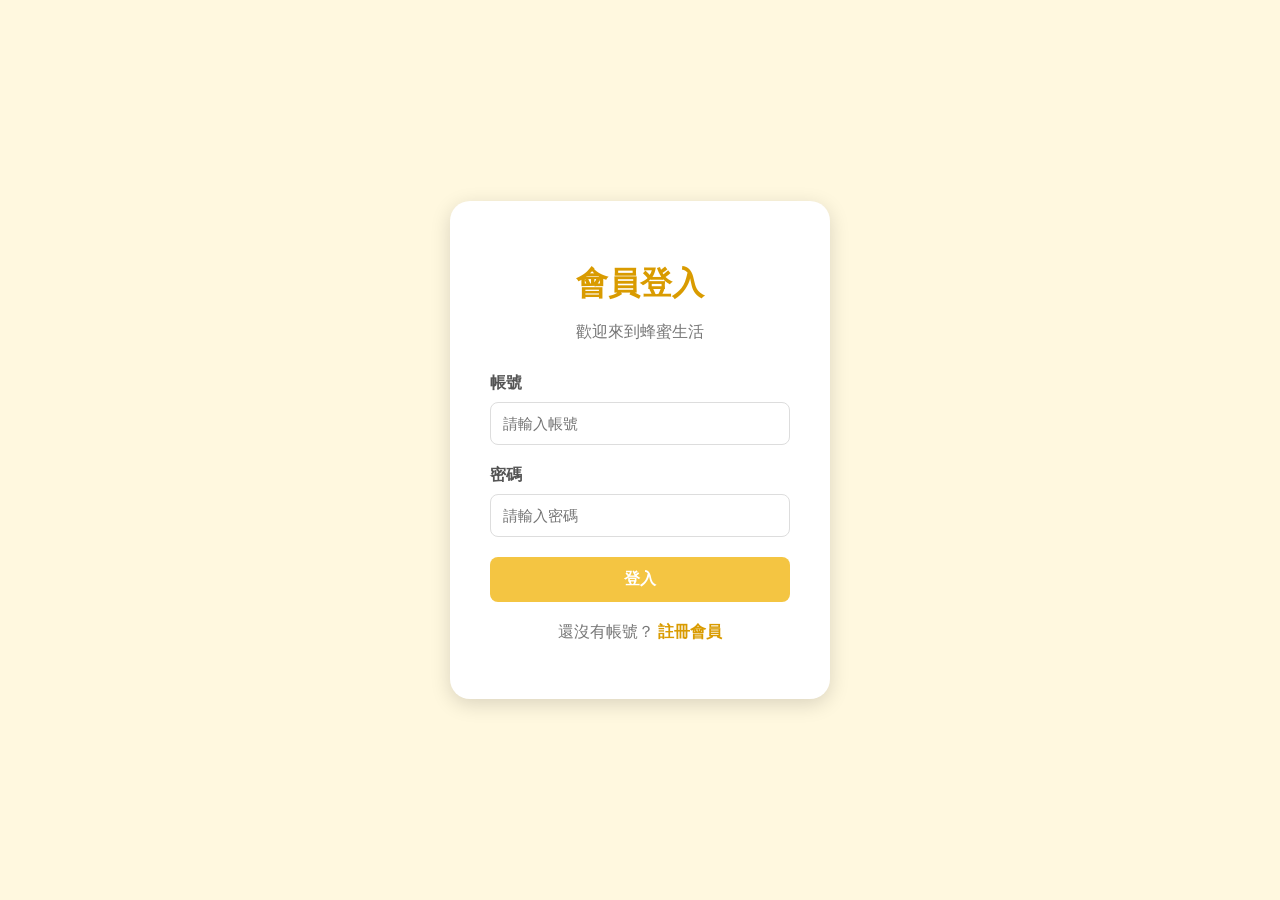
<file: login.html>
<!DOCTYPE html>
<html lang="zh-TW">

<head>
    <meta charset="UTF-8">
    <meta name="viewport" content="width=device-width, initial-scale=1.0">
    <title>會員登入</title>
    <link rel="stylesheet" href="login.css">
</head>

<body>





    <div class="login-box">

        <h1>會員登入</h1>

        <p class="welcome">歡迎來到蜂蜜生活</p>

        <form action="famer.html">

            <div class="input-group">
                <label for="username">帳號</label>
                <input type="text" id="username" name="username" placeholder="請輸入帳號">
            </div>

            <div class="input-group">
                <label for="password">密碼</label>
                <input type="password" id="password" name="password" placeholder="請輸入密碼">
            </div>

            <input type="submit" value="登入" class="login-btn">

        </form>

        <p class="register">
            還沒有帳號？
            <a href="register.html">註冊會員</a>
        </p>

    </div>

</body>
</html>
</file>
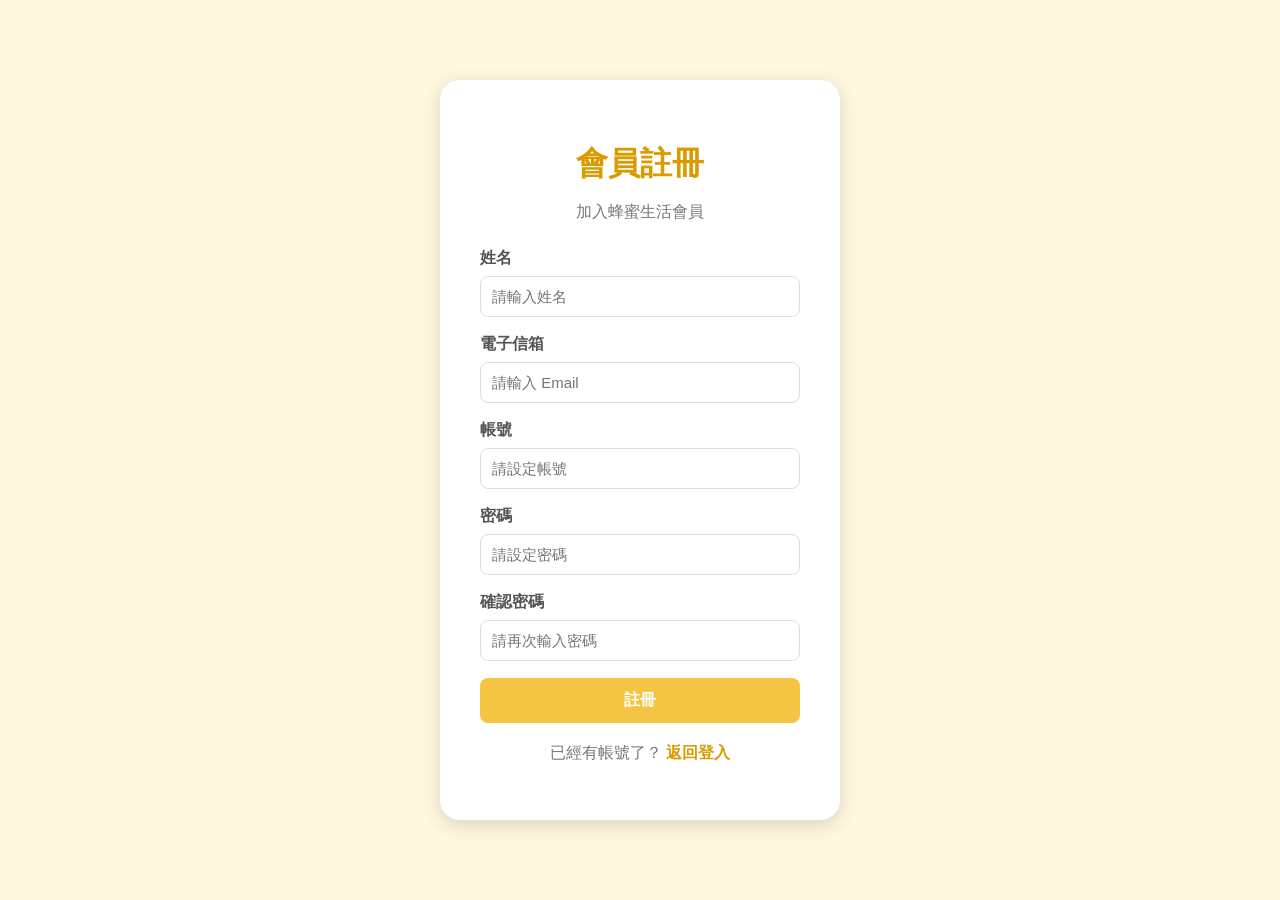
<file: register.html>
<!DOCTYPE html>
<html lang="zh-TW">

<head>
    <meta charset="UTF-8">
    <meta name="viewport" content="width=device-width, initial-scale=1.0">
    <title>會員註冊</title>
    <link rel="stylesheet" href="register.css">
</head>

<body>

    <div class="register-box">

        <h1>會員註冊</h1>

        <p class="welcome">加入蜂蜜生活會員</p>

        <form action="login.html">

            <div class="input-group">
                <label for="name">姓名</label>
                <input type="text" id="name" name="name" placeholder="請輸入姓名">
            </div>

            <div class="input-group">
                <label for="email">電子信箱</label>
                <input type="email" id="email" name="email" placeholder="請輸入 Email">
            </div>

            <div class="input-group">
                <label for="username">帳號</label>
                <input type="text" id="username" name="username" placeholder="請設定帳號">
            </div>

            <div class="input-group">
                <label for="password">密碼</label>
                <input type="password" id="password" name="password" placeholder="請設定密碼">
            </div>

            <div class="input-group">
                <label for="password2">確認密碼</label>
                <input type="password" id="password2" name="password2" placeholder="請再次輸入密碼">
            </div>

            <input type="submit" value="註冊" class="register-btn">

        </form>

        <p class="login">
            已經有帳號了？
            <a href="login.html">返回登入</a>
        </p>

    </div>

</body>
</html>
</file>
<file: login.css>
* {
    box-sizing: border-box;
}

body {
    margin: 0;
    font-family: "Microsoft JhengHei", Arial, sans-serif;
    background-color: #fff8df;

    display: flex;
    justify-content: center;
    align-items: center;

    min-height: 100vh;
}

.login-box {
    width: 380px;
    padding: 40px;
    background-color: white;

    border-radius: 20px;

    box-shadow: 0 5px 20px rgba(0, 0, 0, 0.15);
}

h1 {
    text-align: center;
    margin-bottom: 10px;
    color: #d99b00;
}

.welcome {
    text-align: center;
    color: #777;
    margin-bottom: 30px;
}

.input-group {
    margin-bottom: 20px;
}

.input-group label {
    display: block;
    margin-bottom: 8px;
    font-weight: bold;
    color: #555;
}

.input-group input {
    width: 100%;
    padding: 12px;

    border: 1px solid #ddd;
    border-radius: 8px;

    font-size: 15px;
}

.login-btn {
    width: 100%;
    padding: 12px;

    border: none;
    border-radius: 8px;

    background-color: #f4c542;
    color: white;

    font-size: 16px;
    font-weight: bold;

    cursor: pointer;
}

.login-btn:hover {
    background-color: #dda900;
}

.register {
    text-align: center;
    margin-top: 20px;
    color: #777;
}

.register a {
    color: #d99b00;
    text-decoration: none;
    font-weight: bold;
}

.register a:hover {
    text-decoration: underline;
}
</file>
<file: register.css>
* {
    box-sizing: border-box;
}

body {
    margin: 0;
    font-family: "Microsoft JhengHei", Arial, sans-serif;
    background-color: #fff8df;

    display: flex;
    justify-content: center;
    align-items: center;

    min-height: 100vh;
}

.register-box {
    width: 400px;
    padding: 40px;

    background-color: white;

    border-radius: 20px;

    box-shadow: 0 5px 20px rgba(0, 0, 0, 0.15);
}

h1 {
    text-align: center;
    margin-bottom: 10px;
    color: #d99b00;
}

.welcome {
    text-align: center;
    color: #777;
    margin-bottom: 25px;
}

.input-group {
    margin-bottom: 17px;
}

.input-group label {
    display: block;
    margin-bottom: 7px;

    font-weight: bold;
    color: #555;
}

.input-group input {
    width: 100%;
    padding: 11px;

    border: 1px solid #ddd;
    border-radius: 8px;

    font-size: 15px;
}

.input-group input:focus {
    outline: none;
    border-color: #f4c542;
}

.register-btn {
    width: 100%;
    padding: 12px;

    border: none;
    border-radius: 8px;

    background-color: #f4c542;
    color: white;

    font-size: 16px;
    font-weight: bold;

    cursor: pointer;
}

.register-btn:hover {
    background-color: #dda900;
}

.login {
    text-align: center;
    margin-top: 20px;

    color: #777;
}

.login a {
    color: #d99b00;
    text-decoration: none;
    font-weight: bold;
}

.login a:hover {
    text-decoration: underline;
}
</file>
